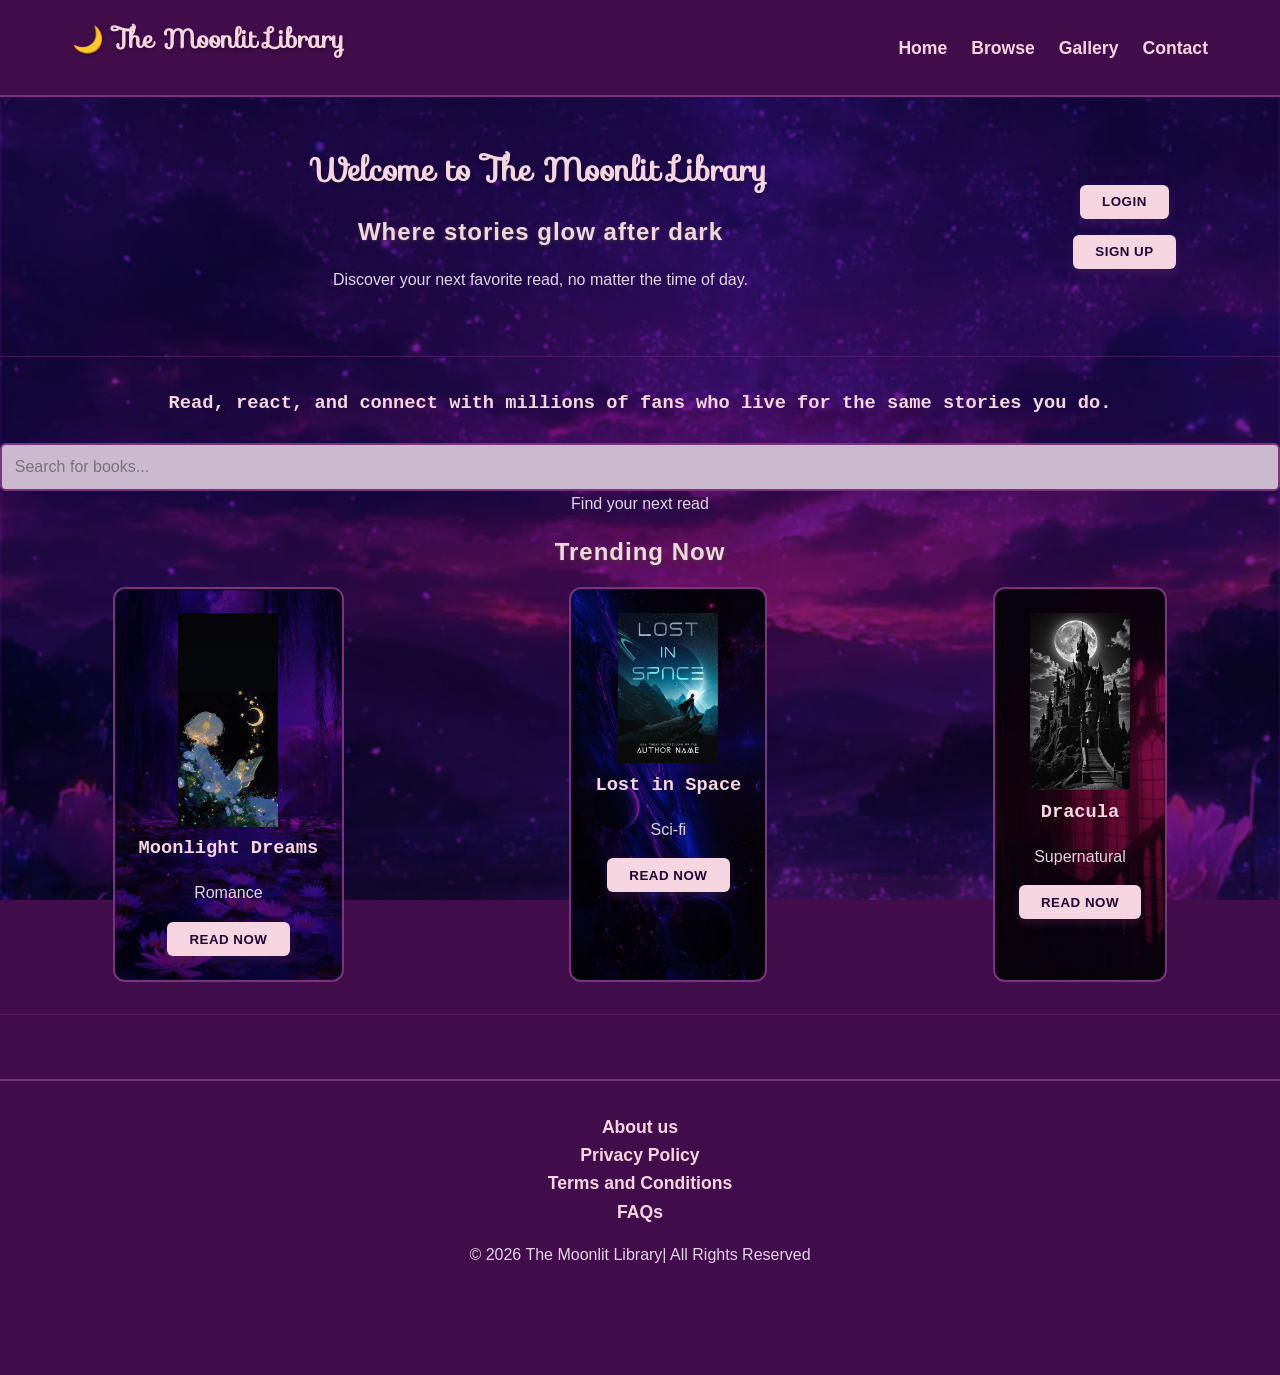
<file: index.html>
<!DOCTYPE html>
<html>
<head>
    <title>The Moonlit Library</title>

    <link rel="icon" type="image/png"  href="./Html images/img_10.webp">

    <link rel="stylesheet" href="style.css">
    <link rel="stylesheet" href="https://fonts.googleapis.com/css?family=Sofia">

</head>

<header >
        <nav class="navbar">
            <h1 class="logo">🌙 The Moonlit Library</h1>

            <ul class="nav-links">
                <li><a href="index.html">Home</a></li>
                <li><a href="browse.html">Browse</a></li>
                <li><a href="gallery.html">Gallery</a></li>
                <li><a href="contact.html">Contact</a></li>
            </ul>
        </nav>
</header>

<body>
    <div class="hero-container">


    <div class="hero-text-content">
        <h1>Welcome to The Moonlit Library</h1>
        <h2>Where stories glow after dark</h2>
        <p>Discover your next favorite read, no matter the time of day.</p>
    </div>
    
    <div class="hero-buttons">
        <a href="login.html"><button>Login</button></a>
        <a href="signup.html"><button>Sign up</button></a>
    </div>
    </div>

<hr>


    <h3>Read, react, and connect with millions of fans who live for the same stories you do.</h3>



<input type="text" placeholder="Search for books..." class="search-bar">
<p>Find your next read</p>



<h2>Trending Now</h2>
<div class="trending-books">
    <div class="book-card-1">
        <img src="Html images/img_4.jpeg" alt="Book" width="100">
        <h3>Moonlight Dreams</h3>
        <p>Romance</p>
        <button>Read Now</button>
    </div>

    <div class="book-card-2">
        <img src="Html images/img_9.jpeg" alt="Book" width="100">
        <h3>Lost in Space</h3>
        <p>Sci-fi</p>
        <button>Read Now</button>
    </div>

    <div class="book-card-3">
        <img src="Html images/img_15.jpeg" alt="Book" width="100">
        <h3>Dracula</h3>
        <p>Supernatural</p>
        <button>Read Now</button>
    </div>
</div>

<hr>

<footer>
<ul class="footer-links">
    <li><a href="#">About us</a></li>
    <li><a href="#">Privacy Policy</a></li>
    <li><a href="#">Terms and Conditions</a></li>
    <li><a href="#">FAQs</a></li>
</ul>

<p>© 2026 The Moonlit Library| All Rights Reserved</p>
</footer>
</body>
</html>
</file>
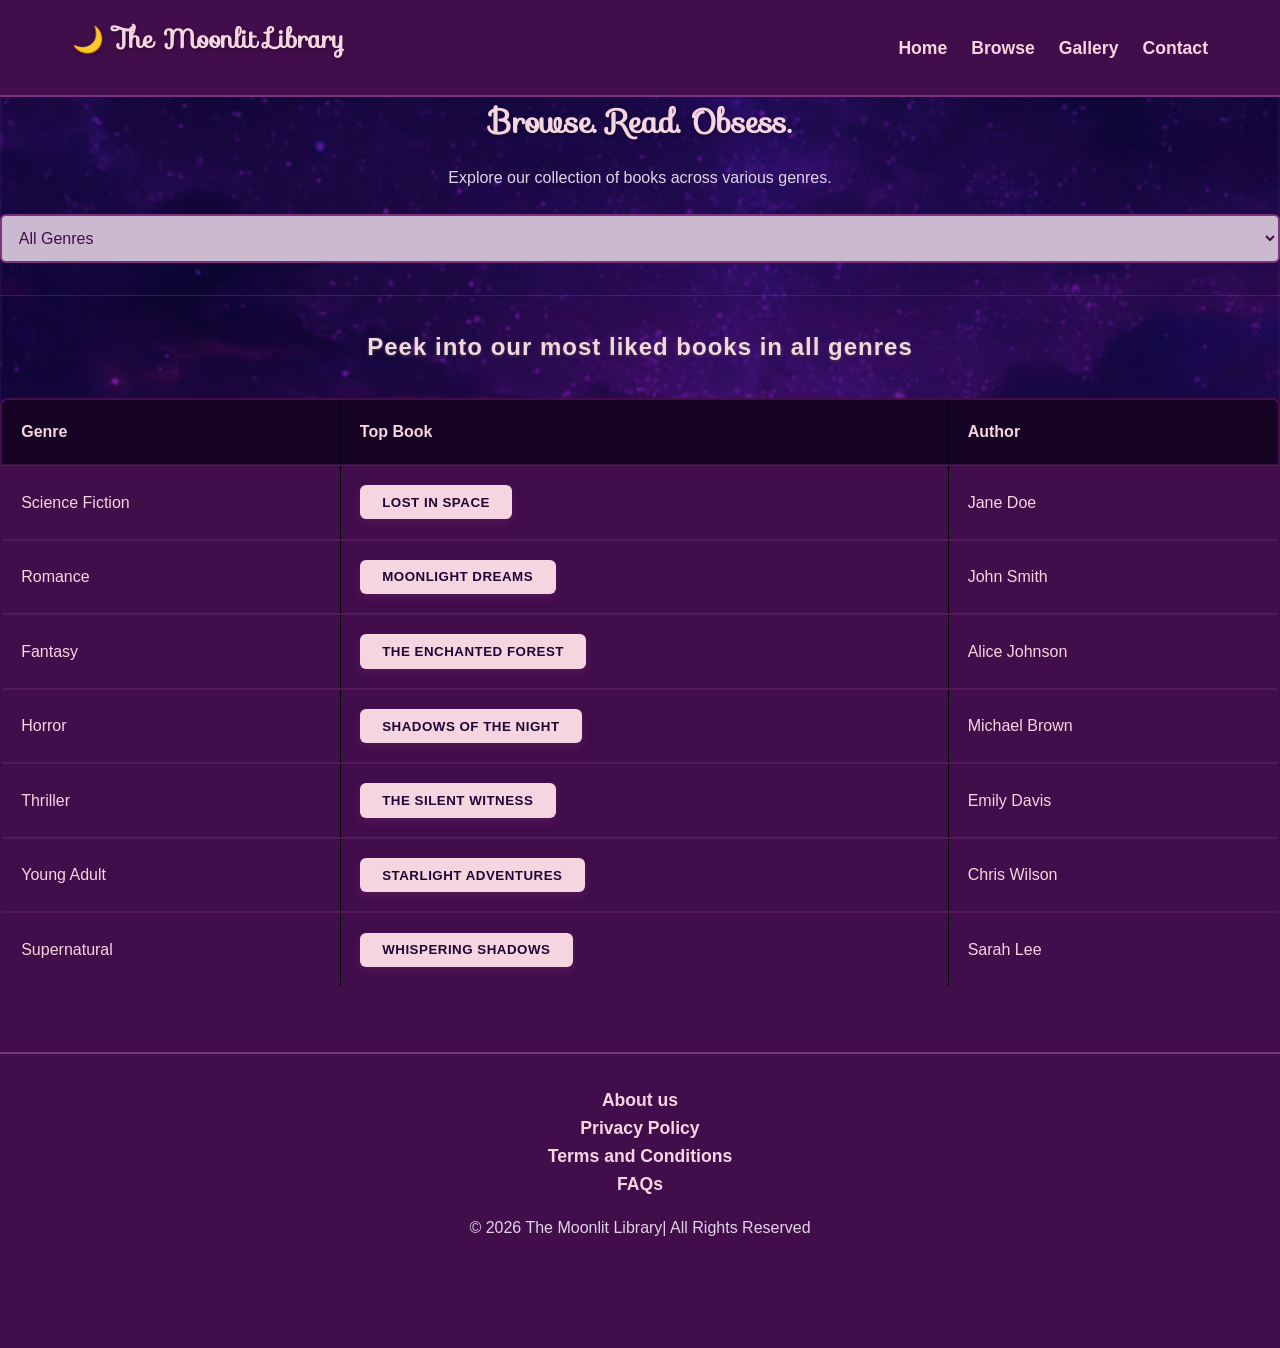
<file: browse.html>
<!DOCTYPE html>
<html>
<head>
    <title>Browse - The Moonlit Library</title>  
    <style>
    table, th, td {
      border: 1px solid black;
      border-collapse: collapse;
    }
      </style>  

  <link rel="stylesheet" href="style.css">
  <link rel="stylesheet" href="https://fonts.googleapis.com/css?family=Sofia">

</head>

<header >
        <nav class="navbar">
            <h1 class="logo">🌙 The Moonlit Library</h1>

            <ul class="nav-links">
                <li><a href="index.html">Home</a></li>
                <li><a href="browse.html">Browse</a></li>
                <li><a href="gallery.html">Gallery</a></li>
                <li><a href="contact.html">Contact</a></li>
            </ul>
        </nav>
</header>    

<body>
    <h1>Browse. Read. Obsess.</h1>
    <p>Explore our collection of books across various genres.</p>
    <select>
    <option>All Genres</option>   
    <option>Science Fiction</option>
    <option>Young Adult</option>
    <option>Romance</option>
    <option>Supernatural</option>
    <option>Fantasy</option>
    <option>Horror</option>
    <option>Thriller</option>
    </select>
<hr>
<h2>Peek into our most liked books in all genres</h2>
<table style="width:100%">
  <tr>
    <th>Genre</th>
    <th>Top Book</th> 
    <th>Author</th>
  </tr>
  <tr>
    <td>Science Fiction</td>
    <td><a href="book1.html"><button>Lost in Space</button></a></td> 
    <td>Jane Doe</td>
  </tr>
  <tr>
    <td>Romance</td>
    <td><a href="book2.html"><button>Moonlight Dreams</button></a></td> 
    <td>John Smith</td>
  </tr>
  <tr>
    <td>Fantasy</td>
    <td><a href="book3.html"><button>The Enchanted Forest</button></a></td> 
    <td>Alice Johnson</td>
  </tr>
  <tr>
    <td>Horror</td>
    <td><a href="book4.html"><button>Shadows of the Night</button></a></td> 
    <td>Michael Brown</td>
  </tr>
  <tr>
    <td>Thriller</td>
    <td><a href="book5.html"><button>The Silent Witness</button></a></td> 
    <td>Emily Davis</td>
  </tr>
  <tr>
    <td>Young Adult</td>
    <td><a href="book6.html"><button>Starlight Adventures</button></a></td> 
    <td>Chris Wilson</td>
  </tr>
  <tr>
    <td>Supernatural</td>
    <td><a href="book7.html"><button>Whispering Shadows</button></a></td> 
    <td>Sarah Lee</td>
  </tr>
</table>



<footer>
  <ul class="footer-links">
    <li><a href="#">About us</a></li>
    <li><a href="#">Privacy Policy</a></li>
    <li><a href="#">Terms and Conditions</a></li>
    <li><a href="#">FAQs</a></li>
</ul>

<p>© 2026 The Moonlit Library| All Rights Reserved</p>
</footer>

</body>
</html>
</file>
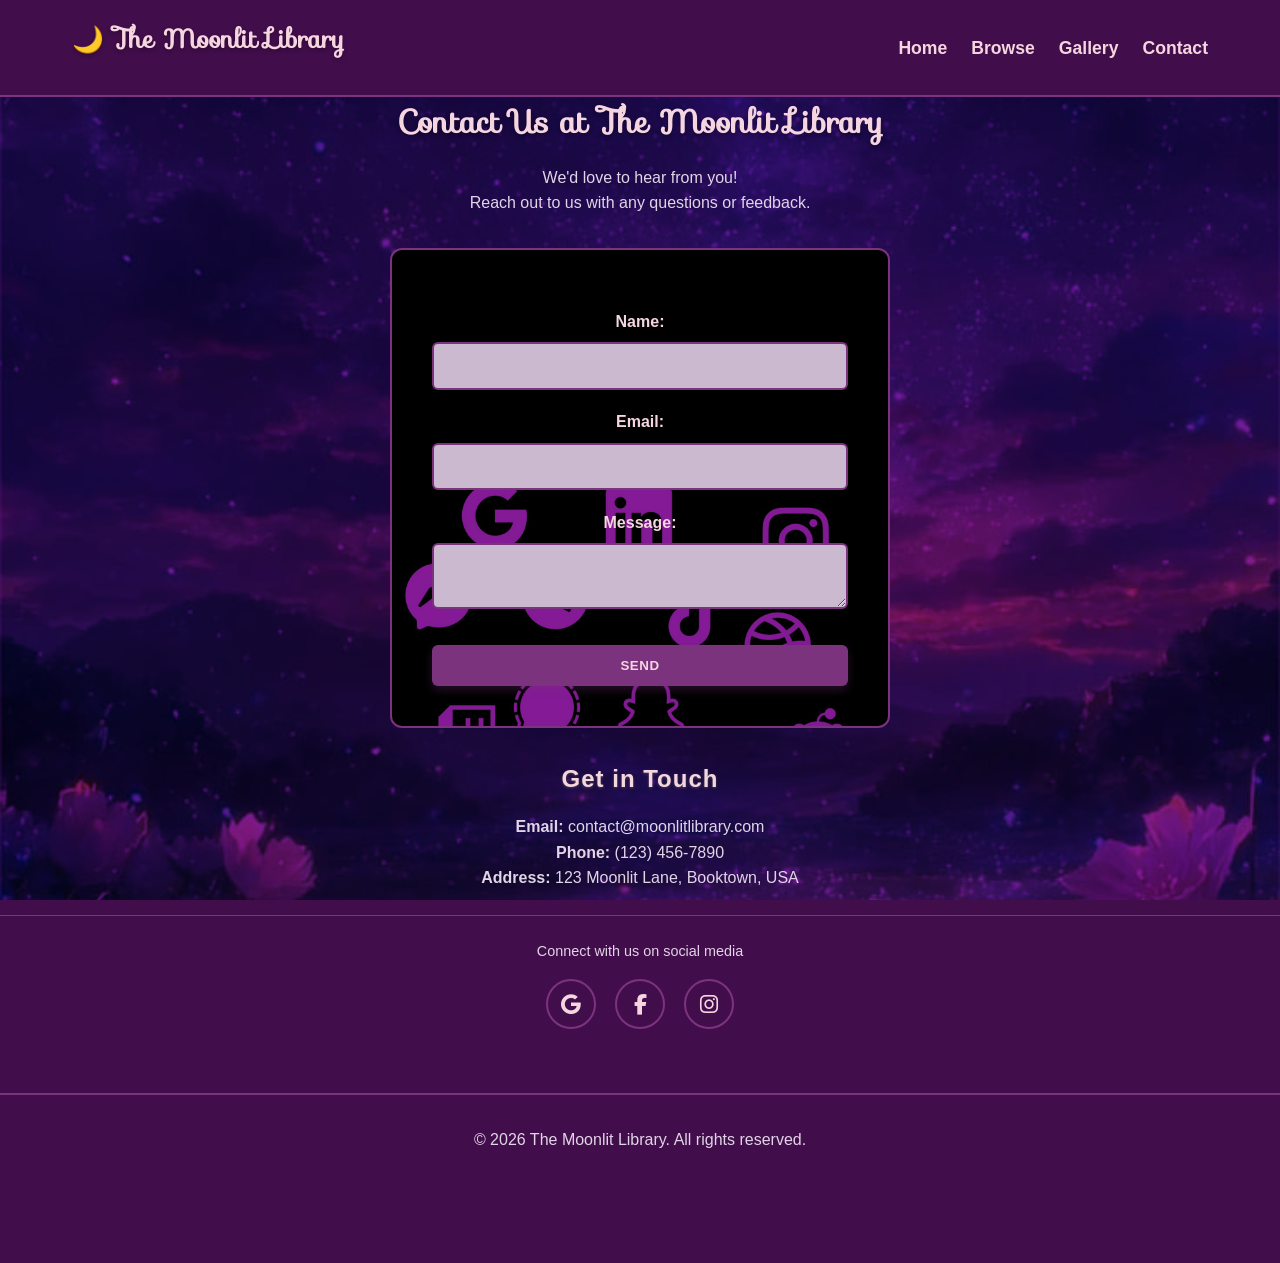
<file: contact.html>
<!DOCTYPE html>
<html>
    <head>
        <title> Contact us </title>

        <link rel="stylesheet" href="style.css">
        <link rel="stylesheet" href="https://fonts.googleapis.com/css?family=Sofia">
        <link rel="stylesheet" href="https://cdnjs.cloudflare.com/ajax/libs/font-awesome/6.4.0/css/all.min.css">
    </head>

<header >
        <nav class="navbar">
            <h1 class="logo">🌙 The Moonlit Library</h1>

            <ul class="nav-links">
                <li><a href="index.html">Home</a></li>
                <li><a href="browse.html">Browse</a></li>
                <li><a href="gallery.html">Gallery</a></li>
                <li><a href="contact.html">Contact</a></li>
            </ul>
        </nav>
</header>

    <body>
        <h1>Contact Us at The Moonlit Library</h1>
        <p>We'd love to hear from you!<br> Reach out to us with any questions or feedback.</p>
        <form id="contact-form">
            <label for="name">Name:</label>
            <input type="text" id="name" name="name" required>
            <br><br>
            <label for="email">Email:</label>
            <input type="email" id="email" name="email" required>
            <br><br>
            <label for="message">Message:</label>
            <textarea id="message" name="message" required></textarea>
            <br><br>
            <button type="submit">Send</button>
        </form>

        <h2>Get in Touch</h2>
        <p>
            <b>Email:</b> contact@moonlitlibrary.com<br>
            <b>Phone:</b> (123) 456-7890<br>
            <b>Address:</b> 123 Moonlit Lane, Booktown, USA
        </p>

        <div class="social-login-container">
            <p>Connect with us on social media</p>
            <div class="social-buttons">
                <a href="https://google.com" target="_blank" class="btn-social btn-google" aria-label="Google">
                    <i class="fab fa-google"></i>
                </a>
                <a href="https://facebook.com" target="_blank" class="btn-social btn-facebook" aria-label="Facebook">
                    <i class="fab fa-facebook-f"></i>
                </a>
                <a href="https://instagram.com" target="_blank" class="btn-social btn-instagram" aria-label="Instagram">
                    <i class="fab fa-instagram"></i>
                </a>
            </div>
        </div>

    <footer>
        <p>&copy; 2026 The Moonlit Library. All rights reserved.</p>
    </footer>


</body>
</html>
</file>
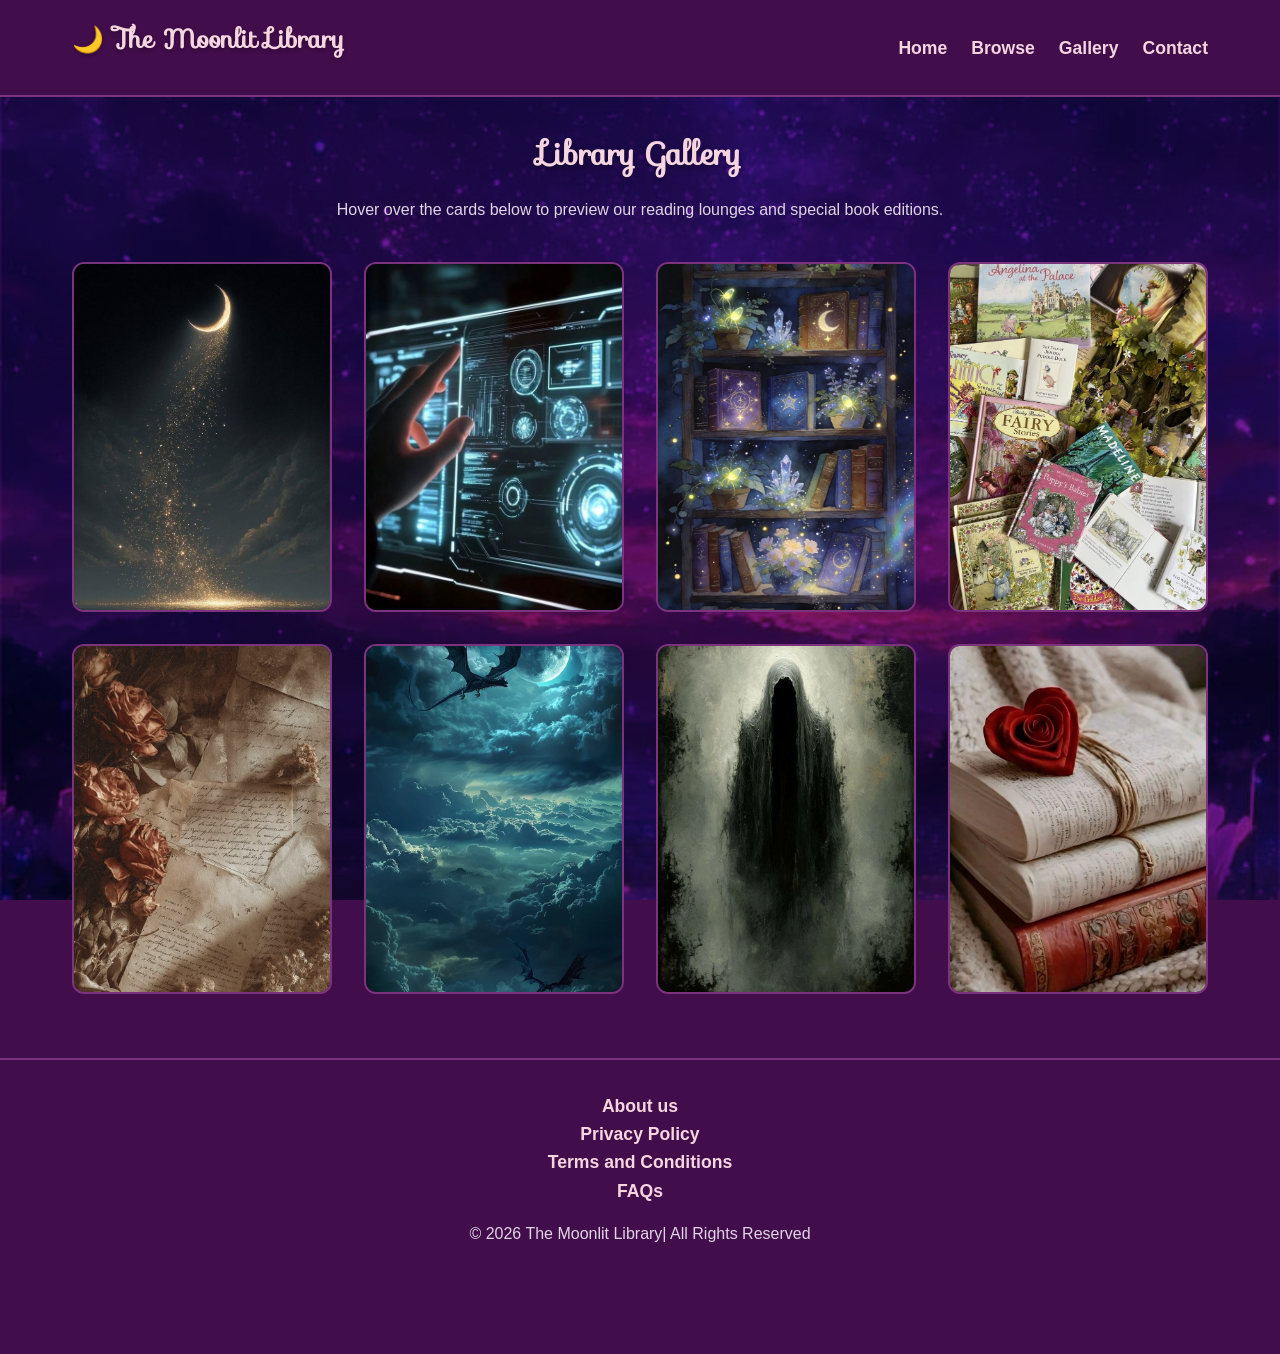
<file: gallery.html>
<!DOCTYPE html>
<html lang="en">
<head>
    <meta charset="UTF-8">
    <meta name="viewport" content="width=device-width, initial-scale=1.0">
    <title>Gallery - The Moonlit Library</title>
    <link rel="stylesheet" href="style.css">
    <link rel="stylesheet" href="https://fonts.googleapis.com/css?family=Sofia">
</head>
<body>

<header>
    <nav class="navbar">
        <h1 class="logo">🌙 The Moonlit Library</h1>
        <ul class="nav-links">
            <li><a href="index.html">Home</a></li>
            <li><a href="browse.html">Browse</a></li>
            <li><a href="gallery.html">Gallery</a></li>
            <li><a href="contact.html">Contact</a></li>
        </ul>
    </nav>
</header>

<main class="content-container">
    <h1>Library Gallery</h1>
    <p>Hover over the cards below to preview our reading lounges and special book editions.</p>

    <div class="gallery-grid">
        <div class="flip-card">
            <div class="flip-card-inner">
                <div class="flip-card-front">
                    <img src="Html images/img_6.jpeg" alt="Midnight Lounge">
                </div>
                <div class="flip-card-back">
                    <h3>The Midnight Lounge</h3>
                    <p>A quiet space tailored for night owls and late-night research sessions.</p>
                </div>
            </div>
        </div>

        <div class="flip-card">
            <div class="flip-card-inner">
                <div class="flip-card-front">
                    <img src="Html images/img_14.jpeg" alt="Sci-fi Vault">
                </div>
                <div class="flip-card-back">
                    <h3>Sci-Fi Exhibit</h3>
                    <p>Explore first-edition novels of modern cosmic masterpieces.</p>
                </div>
            </div>
        </div>

        <div class="flip-card">
            <div class="flip-card-inner">
                <div class="flip-card-front">
                    <img src="Html images/img_5.jpeg" alt="Rare Collection">
                </div>
                <div class="flip-card-back">
                    <h3>Rare Manuscripts</h3>
                    <p>Home to ancient classical tales preserved under perfect atmospheric glow.</p>
                </div>
            </div>
        </div>

        <div>
            <div class="flip-card">
                <div class="flip-card-inner">
                    <div class="flip-card-front">
                        <img src="Html images/img_13.jpeg" alt="Children's Corner">
                    </div>
                    <div class="flip-card-back">
                        <h3>Children's Corner</h3>
                        <p>A whimsical space designed for young readers to explore imaginative worlds.</p>
                    </div>
                </div>
            </div>
        </div>

        <div>
            <div class="flip-card">
                <div class="flip-card-inner">
                    <div class="flip-card-front">
                        <img src="Html images/img_25.jpeg" alt="Poetry Nook">
                    </div>
                    <div class="flip-card-back">
                        <h3>Poetry Nook</h3>
                        <p>Immerse yourself in the rhythm of words in our cozy poetry corner.</p>
                    </div>
                </div>
            </div>
        </div>

        <div>
            <div class="flip-card">
                <div class="flip-card-inner">
                    <div class="flip-card-front">
                        <img src="Html images/img_22.jpeg" alt="Fantasy Realm">
                    </div>
                    <div class="flip-card-back">
                        <h3>Fantasy Realm</h3>
                        <p>Step into a world of dragons, magic, and epic adventures.</p>
                    </div>
                </div>
            </div>
        </div>

        <div>
            <div class="flip-card">
                <div class="flip-card-inner">
                    <div class="flip-card-front">
                        <img src="Html images/img_23.jpeg" alt="Horror Hall">
                    </div>
                    <div class="flip-card-back">
                        <h3>Horror Hall</h3>
                        <p>For those who dare, explore the spine-chilling tales of horror literature.</p>
                    </div>
                </div>
            </div>
        </div> 
        
        <div>
            <div class="flip-card">
                <div class="flip-card-inner">
                    <div class="flip-card-front">
                        <img src="Html images/img_24.jpeg" alt="Romance Retreat">
                    </div>
                    <div class="flip-card-back">
                        <h3>Romance Retreat</h3>
                        <p>Indulge in the most heartwarming love stories in our romantic alcove.</p>
                    </div>
                </div>
            </div>
    </div>
</main>

<footer>
    <ul class="footer-links">
    <li><a href="#">About us</a></li>
    <li><a href="#">Privacy Policy</a></li>
    <li><a href="#">Terms and Conditions</a></li>
    <li><a href="#">FAQs</a></li>
</ul>

<p>© 2026 The Moonlit Library| All Rights Reserved</p>
</footer>

</body>
</html>
</file>
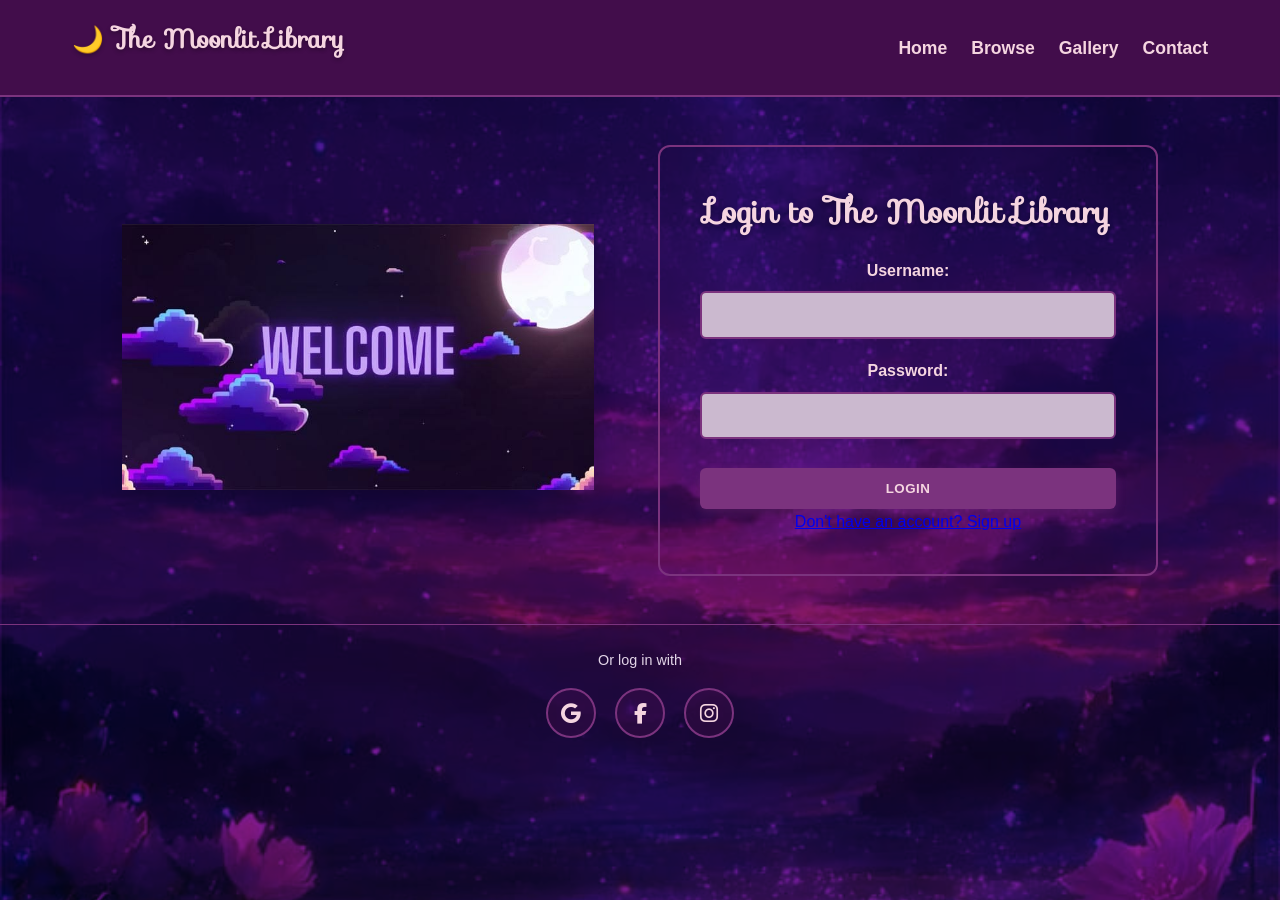
<file: login.html>
<!DOCTYPE html>
<html>
<head>
    <title>Login - The Moonlit Library</title>
    <link rel="stylesheet" href="style.css">
    <link rel="stylesheet" href="https://fonts.googleapis.com/css?family=Sofia">
    <link rel="stylesheet" href="https://cdnjs.cloudflare.com/ajax/libs/font-awesome/6.4.0/css/all.min.css">
</head>

<header >
        <nav class="navbar">
            <h1 class="logo">🌙 The Moonlit Library</h1>

            <ul class="nav-links">
                <li><a href="index.html">Home</a></li>
                <li><a href="browse.html">Browse</a></li>
                <li><a href="gallery.html">Gallery</a></li>
                <li><a href="contact.html">Contact</a></li>
            </ul>
        </nav>
</header>

<body>
    <div class="split-screen-container">
    
    <div class="split-image-side">
        <img src="Html images/img_21.jpeg" alt="Library Illustration">
    </div>

    <form>
        <h1>Login to The Moonlit Library</h1>
        <label for="username">Username:</label>
        <input type="text" id="username" name="username" required>
        
        <label for="password">Password:</label>
        <input type="password" id="password" name="password" required>
        
        <button type="submit">Login</button>
        <a href="signup.html">Don't have an account? Sign up</a>
    </form>

    </div>

    <div class="social-login-container">
                <p>Or log in with</p>
        <div class="social-buttons">
            <a href="https://google.com" target="_blank" class="btn-social btn-google" aria-label="Google">
                <i class="fab fa-google"></i>
            </a>
            <a href="https://facebook.com" target="_blank" class="btn-social btn-facebook" aria-label="Facebook">
                <i class="fab fa-facebook-f"></i>
            </a>
            <a href="https://instagram.com" target="_blank" class="btn-social btn-instagram" aria-label="Instagram">
                <i class="fab fa-instagram"></i>
            </a>
        </div>
    </div>

</body>
</html>
</file>
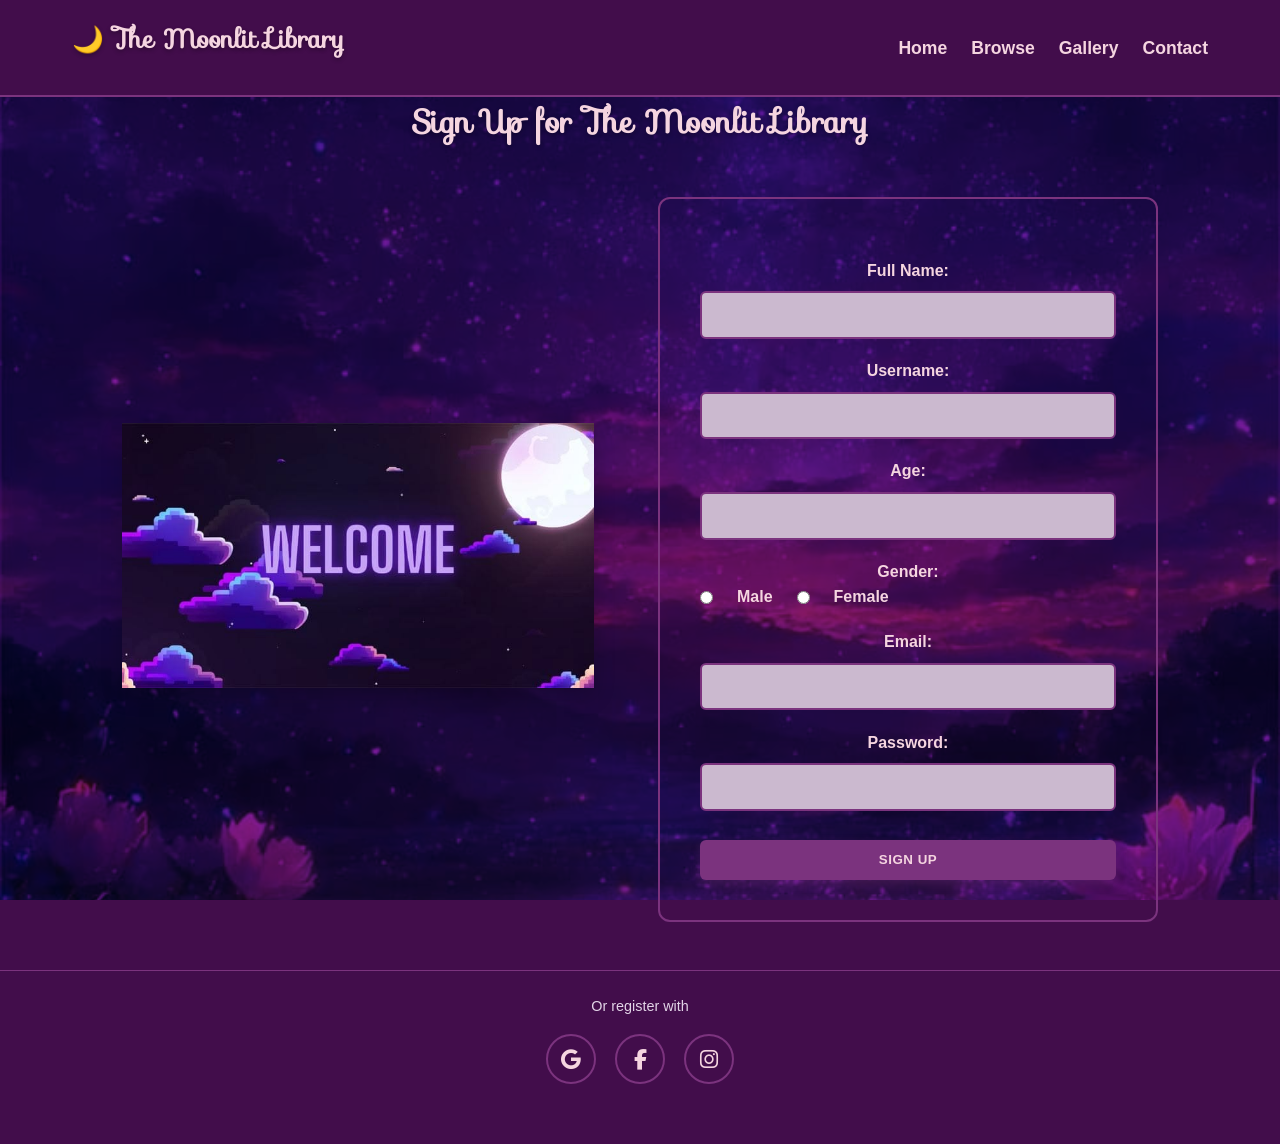
<file: signup.html>
<!DOCTYPE html>
<html>
    <head>
        <title>Sign Up - The Moonlit Library</title>
        <link rel="stylesheet" href="style.css">
        <link rel="stylesheet" href="https://fonts.googleapis.com/css?family=Sofia">
        <link rel="stylesheet" href="https://cdnjs.cloudflare.com/ajax/libs/font-awesome/6.4.0/css/all.min.css">
    </head>

<header >
        <nav class="navbar">
            <h1 class="logo">🌙 The Moonlit Library</h1>

            <ul class="nav-links">
                <li><a href="index.html">Home</a></li>
                <li><a href="browse.html">Browse</a></li>
                <li><a href="gallery.html">Gallery</a></li>
                <li><a href="contact.html">Contact</a></li>
            </ul>
        </nav>
</header>
    <body>
        <h1>Sign Up for The Moonlit Library</h1>
        <div class="split-screen-container">
        <div class="split-image-side">
            <img src="Html images/img_21.jpeg" alt="Library Illustration">
        </div>
        <form>
            <label for="name">Full Name:</label>
            <input type="text" id="name" name="name" required>
            <br><br>
            <label for="username">Username:</label>
            <input type="text" id="username" name="username" required>
            <br><br>
            <label for="age">Age:</label>
            <input type="number" id="age" name="age" required>
            <br><br>
            <label>Gender:</label>
            <div class="radio-group">
                <input type="radio" id="male" name="gender" value="male" required>
                <label for="male">Male</label>
                
                <input type="radio" id="female" name="gender" value="female" required>
                <label for="female">Female</label>
            </div>
            <br><br>
            <label for="email">Email:</label>
            <input type="email" id="email" name="email" required>
            <br><br>
            <label for="password">Password:</label>
            <input type="password" id="password" name="password" required>
            <br><br>
            <button type="submit">Sign Up</button>
        </form>
        </div>
        
    <div class="social-login-container">
            <p>Or register with</p>
        <div class="social-buttons">
            <a href="https://google.com" target="_blank" class="btn-social btn-google" aria-label="Google">
                <i class="fab fa-google"></i>
            </a>
            <a href="https://facebook.com" target="_blank" class="btn-social btn-facebook" aria-label="Facebook">
                <i class="fab fa-facebook-f"></i>
            </a>
            <a href="https://instagram.com" target="_blank" class="btn-social btn-instagram" aria-label="Instagram">
                <i class="fab fa-instagram"></i>
            </a>
        </div>
     </div>


    </body>
</html>
</file>
<file: style.css>
/* ==========================================
   CORE GENERAL STYLING & VARIABLES
   ========================================== */
:root {
    --bg-dark: #210635;          
    --bg-card: #420D4B;          
    --primary: #7B337E;          
    --primary-hover: #6667AB;    
    --accent: #F5D5E0;          
    --text-light: #F5D5E0;
    --border: #7B337E;
}

* { 
    box-sizing: border-box; 
    margin: 0; 
    padding: 0; 
}

body {
    color: var(--text-light);
    font-family: 'Segoe UI', Tahoma, Geneva, Verdana, sans-serif;
    line-height: 1.6;
    padding-bottom: 60px;
    text-align: center;
    background-color: var(--bg-card);
    background-image: url('Html images/img_11.jpeg');
    background-size: cover;
    background-position: center;
    background-blend-mode: overlay;
    background-attachment: fixed;
}

/* Distinctive fonts for different heading levels */
h1 { 
    font-family: 'Sofia', serif; 
    color: var(--accent); 
    margin-bottom: 1rem; 
    text-shadow: 0 2px 4px rgba(0, 0, 0, 0.3); 
}

h2 { 
    font-family: 'Impact', 'Arial Black', sans-serif; 
    letter-spacing: 1px; 
    color: var(--accent); 
    margin-bottom: 1rem; 
    text-shadow: 0 1px 3px rgb(67, 65, 69);
}

h3 { 
    font-family: 'Courier New', Courier, monospace; 
    font-weight: bold; 
    color: var(--accent); 
    margin-bottom: 1rem; 
}

p { 
    color: #e2d4e7; 
    margin-bottom: 1rem; 
}

hr { 
    border: 0; 
    height: 1px; 
    background: var(--primary); 
    margin: 2rem 0; 
    opacity: 0.4; 
}

main, 
.content-container { 
    display:grid;
    max-width: 1200px; 
    margin: 2rem auto; 
    padding: 0 2rem; 
}

/* ==========================================
   FLEXBOX NAVIGATION BAR & FOOTER
   ========================================== */
header, 
footer { 
    background-color: var(--bg-card); 
    border-color: var(--primary); 
    
}

header { 
    border-bottom: 2px solid var(--primary); 
    position: sticky; 
    top: 0; 
    z-index: 1000; 
}



footer { 
    border-top: 2px solid var(--primary); 
    text-align: center; 
    padding: 2rem; 
    margin-top: 4rem; 
    color: var(--primary-hover); 
}

.footer-links { 
    list-style: none; 
    justify-content: center; 
    gap: 1.5rem; 
    margin-bottom: 1rem; 
}

.navbar, 
.nav-links,  
.social-buttons { 
    display: flex; 
    align-items: center; 
}

.navbar { 
    justify-content: space-between; 
    max-width: 1200px; 
    margin: 0 auto; 
    padding: 1.2rem 2rem; 
}

.navbar .logo { 
    font-size: 1.6rem; 
    color: var(--accent); 
}

.nav-links{ 
    list-style: none; 
    gap: 1.5rem; 
}

.nav-links a, 
.footer-links a { 
    color: var(--text-light); 
    text-decoration: none; 
    font-weight: 600; 
    font-size: 1.1rem; 
    transition: color 0.3s; 
}

.nav-links a:hover, 
.footer-links a:hover { 
    color: var(--primary-hover); 
}

/* ==========================================
   REUSABLE UI COMPONENT LAYOUTS
   ========================================== */
button, 
form button[type="submit"] {
    background-color: var(--accent); 
    color: var(--bg-dark); 
    border: none; 
    padding: 0.6rem 1.4rem; 
    border-radius: 6px; 
    font-weight: 700; 
    text-transform: uppercase; 
    letter-spacing: 0.5px; 
    cursor: pointer; 
    transition: all 0.3s ease; 
    box-shadow: 0 4px 10px rgba(123, 51, 126, 0.3);
}

button:hover { 
    background-color: var(--primary-hover); 
    color: var(--text-light); 
    transform: translateY(-2px); 
}

input:not([type="radio"]), 
select, 
textarea {
    width: 100%; 
    padding: 0.8rem; 
    background-color: #cbb9cf; 
    border: 2px solid var(--primary); 
    border-radius: 6px; 
    color: var(--bg-card); 
    font-size: 1rem; 
    margin-top: 0.5rem; 
    transition: border-color 0.3s;
}

input:focus, 
select:focus, 
textarea:focus { 
    outline: none; 
    border-color: var(--accent); 
}

/* ==========================================
   HERO SIDE-BY-SIDE LAYOUT
   ========================================== */
.hero-container {
    display: flex;
    justify-content: space-between; 
    align-items: center;            
    gap: 2rem;                      
    margin: 3rem auto;
    max-width: 1200px;
}

.hero-text-content {
    flex: 1; 
}

.hero-buttons {
    display:grid;
    gap: 1rem;       
    white-space: nowrap;
    margin-right: 4rem; 
}

/* ==========================================
   FORMS & BROWSE TABLE
   ========================================== */
form { 
    padding: 2.5rem; 
    border-radius: 12px; 
    max-width: 500px; 
    margin: 2rem auto; 
    border: 2px solid var(--primary); 

}

#contact-form{
    background-color: var(--bg-card); 
    background-image: url('Html images/img_20.jpeg');
    background-size: cover;
    background-blend-mode: overlay;
    padding: 2.5rem;
}

form label { 
    display: block; 
    font-weight: 600; 
    margin-top: 1.2rem; 
    color: var(--accent); 
}

form br { 
    display: none; 
}

form button[type="submit"] { 
    width: 100%; 
    margin-top: 1.8rem; 
    padding: 0.8rem; 
    background-color: var(--primary); 
    color: var(--text-light); 
}

.radio-group {
    display: flex;       
    align-items: center; 
    gap: 1.5rem;         
}

.radio-group label {
    display: inline;     
    margin-top: 0;       
    cursor: pointer;
}

.radio-group input[type="radio"] {
    width: auto;        
    margin: 0;
    accent-color: var(--accent); 
}

table { 
    width: 100%; 
    border-collapse: collapse; 
    margin: 2rem 0; 
    background-color: var(--bg-card); 
    border: 2px solid var(--primary); 
    border-radius: 8px; 
    overflow: hidden; 
}

th, 
td { 
    padding: 1.2rem; 
    text-align: left; 
    border-bottom: 2px solid rgba(123, 51, 126, 0.3); 
}

th { 
    background-color: #160324; 
    color: var(--accent); 
    font-weight: 700; 
}

tr:hover { 
    background-color: rgba(102, 103, 171, 0.15); 

}

/* ==========================================
   BOOK CARDS & FLIP GALLERY CARDS
   ========================================== */
.gallery-grid { 
    display: grid; 
    grid-template-columns: repeat(auto-fit, minmax(250px, 1fr)); 
    gap: 2rem; 
    margin-top: 1.5rem; 
}
.trending-books {
    display: flex;
    flex-direction: row;
    justify-content:space-around;
    height:100%;
}
.book-card-1, .book-card-2, .book-card-3 { 
    background-color: var(--bg-card);
    background-size: cover;
    background-blend-mode: overlay;
    border: 2px solid var(--primary); 
    border-radius: 12px; 
    padding: 1.5rem; 
    text-align: center; 
    transition: width 2s, linear;/* Smoothly transitions the width over 2 seconds */
}

.book-card-1 { 
    background-image: url('Html images/img_18.jpeg'); 
}

.book-card-2 { 
    background-image: url('Html images/img_17.jpeg'); 
}

.book-card-3 { 
    background-image: url('Html images/img_16.jpeg'); 
}

.book-card-1:hover, .book-card-2:hover, .book-card-3:hover { 
    transform: translateY(-8px); 
    border-color: var(--accent); 
    box-shadow: 0 10px 20px rgba(123, 51, 126, 0.4); 
    width: 1000px; /* Expands the card width on hover */
}

.book-card img { 
    border-radius: 6px; 
    margin-bottom: 1rem; 
    border: 2px solid var(--primary); 
}

.flip-card { 
    background-color: transparent; 
    width: 100%; 
    height: 350px; 
    perspective: 1000px; 
}

.flip-card-inner { 
    position: relative; 
    width: 100%; 
    height: 100%; 
    text-align: center; 
    transition: transform 0.6s; 
    transform-style: preserve-3d; 
}

.flip-card:hover .flip-card-inner { 
    transform: rotateY(180deg); 
}

.flip-card-front, 
.flip-card-back { 
    position: absolute; 
    width: 100%; 
    height: 100%; 
    -webkit-backface-visibility: hidden; 
    backface-visibility: hidden; 
    border-radius: 12px; 
    border: 2px solid var(--primary); 
    overflow: hidden; 
}

.flip-card-front { 
    background-color: var(--bg-card); 
}

.flip-card-front img { 
    width: 100%; 
    height: 100%; 
    object-fit: cover; 
}

.flip-card-back { 
    background-color: #55195b; 
    color: white; 
    transform: rotateY(180deg); 
    display: flex; 
    flex-direction: column; 
    justify-content: center; 
    padding: 1.5rem; 
    border: 2px solid var(--accent); 
}

/* ==========================================
   DYNAMIC OVERLAYS & SOCIAL AUTHENTICATION
   ========================================== */
body.login-bg, 
body.signup-bg { 
    background-size: cover; 
    background-position: center; 
    background-repeat: no-repeat; 
    background-attachment: fixed; 
}


.social-login-container { 
    margin-top: 1.5rem; 
    text-align: center; 
    border-top: 1px solid var(--primary); 
    padding-top: 1.5rem; 
}

.social-login-container p { 
    font-size: 0.9rem; 
    margin-bottom: 1rem; 
    color: #e2d4e7; 
}

.social-buttons { 
    display: flex;
    justify-content: center; 
    gap: 1.2rem; 
}

.btn-social { 
    display: inline-flex; 
    text-decoration: none; 
    width: 50px;             
    height: 50px;            
    border-radius: 50%;     
    font-size: 1.3rem;       
    align-items: center; 
    justify-content: center;
    transition: all 0.3s ease; 
    border: 2px solid var(--primary); 
    color: var(--text-light); 
    background-color: rgba(66, 13, 75, 0.4); 
}


.btn-social:hover { 
    background-color: var(--primary-hover); 
    border-color: var(--accent); 
    color: #ffffff;
    transform: translateY(-3px);
    box-shadow: 0 5px 15px rgba(102, 103, 171, 0.5); 
}

/* ==========================================
   RESPONSIVE QUERY BREAKPOINT
   ========================================== */
@media (max-width: 768px) { 
    .navbar { 
        flex-direction: column; 
        gap: 1rem; 
        text-align: center; 
    } 
}

/* ==========================================
   SPLIT SCREEN FORM LAYOUT
   ========================================== */
.split-screen-container {
    display: flex;
    align-items: center;       
    justify-content: center;   
    gap: 4rem;                 
    max-width: 1100px;
    margin: 3rem auto;
    padding: 0 2rem;
}


.split-image-side {
    flex: 1;                  
    max-width: 500px;          
}

.split-image-side img {
    width: 100%;
    height: auto;

    box-shadow: 0 8px 20px rgba(0, 0, 0, 0.2);
}


.split-screen-container form {
    flex: 1;                   
    margin: 0;                 
}


@media (max-width: 768px) {
    .split-screen-container {
        flex-direction: column; 
        gap: 2rem;
    }
}
</file>
